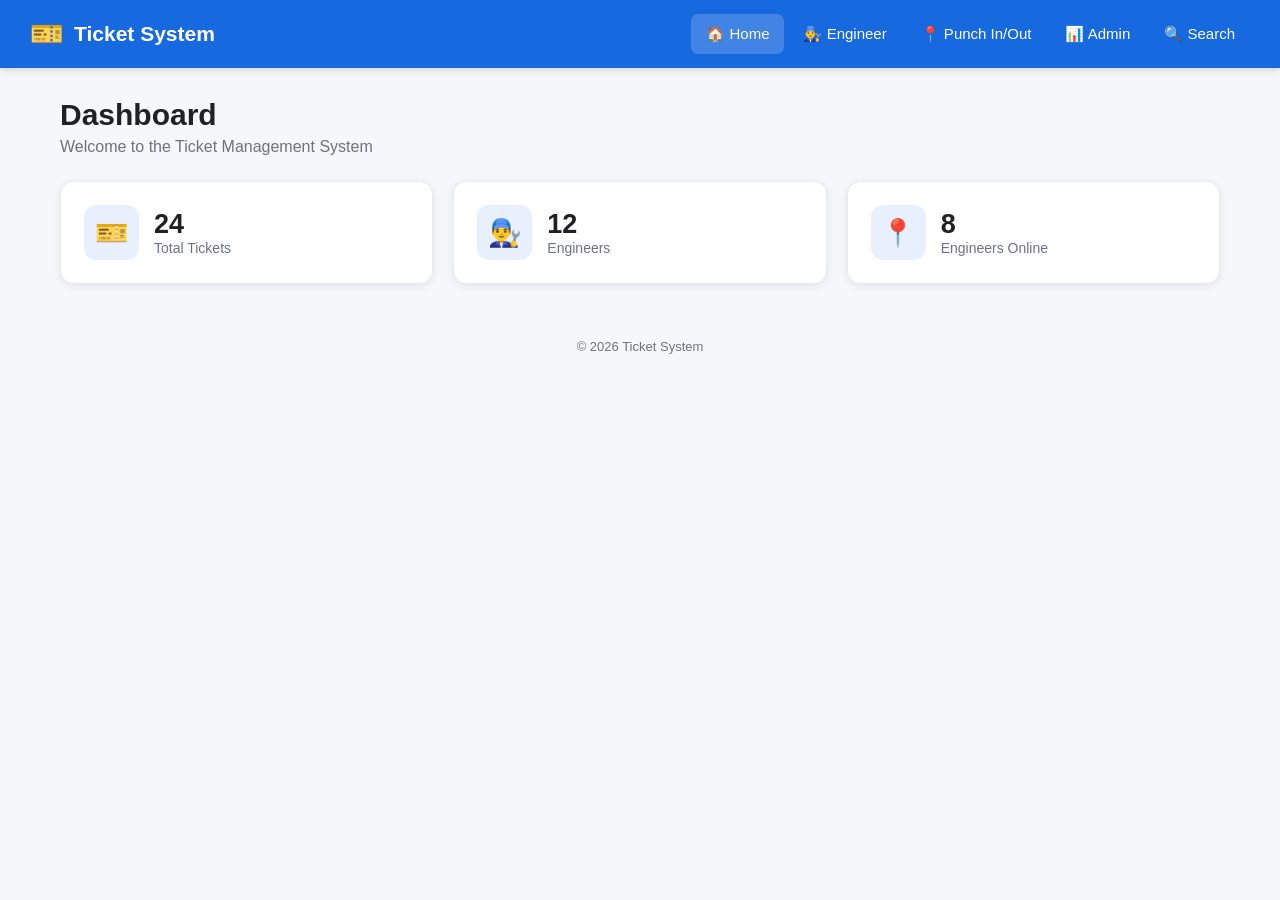
<file: index.html>
<!DOCTYPE html>
<html lang="en">

<head>

    <meta charset="UTF-8">

    <meta
        name="viewport"
        content="width=device-width, initial-scale=1.0">

    <title>Ticket System - Home</title>

    <link rel="stylesheet" href="style.css">

</head>

<body>

    <!-- Reusable Header -->
    <div id="header"></div>


    <main class="container">

        <h1 class="page-title">
            Dashboard
        </h1>

        <p class="page-subtitle">
            Welcome to the Ticket Management System
        </p>


        <div class="grid">

            <div class="card stat-card">

                <div class="stat-icon">
                    🎫
                </div>

                <div>
                    <div class="stat-number">
                        24
                    </div>

                    <div class="stat-label">
                        Total Tickets
                    </div>
                </div>

            </div>


            <div class="card stat-card">

                <div class="stat-icon">
                    👨‍🔧
                </div>

                <div>
                    <div class="stat-number">
                        12
                    </div>

                    <div class="stat-label">
                        Engineers
                    </div>
                </div>

            </div>


            <div class="card stat-card">

                <div class="stat-icon">
                    📍
                </div>

                <div>
                    <div class="stat-number">
                        8
                    </div>

                    <div class="stat-label">
                        Engineers Online
                    </div>
                </div>

            </div>

        </div>

    </main>


    <footer class="footer">
        © 2026 Ticket System
    </footer>


    <!-- Reusable Header Component -->
    <script src="header.js"></script>

</body>

</html>
</file>
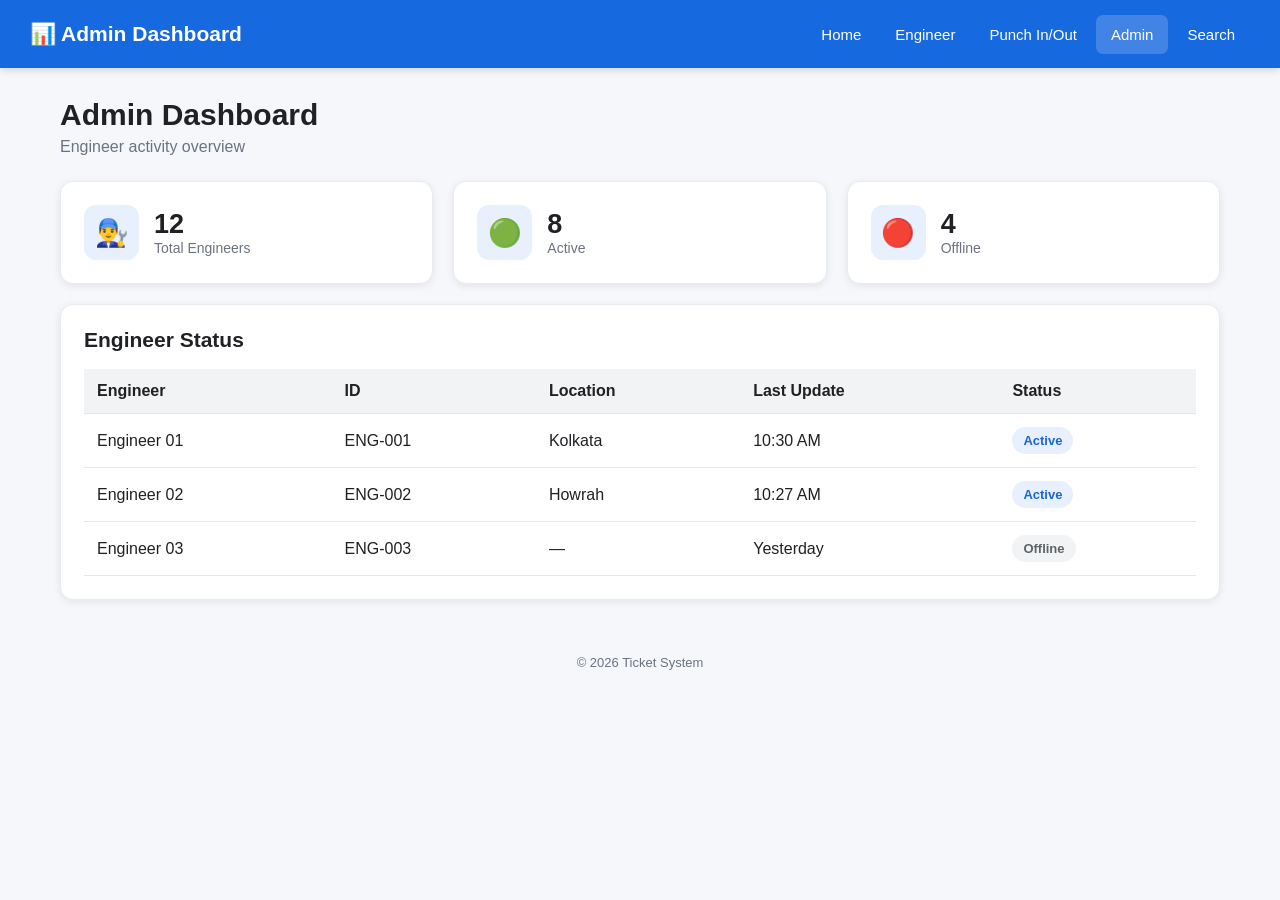
<file: admin.html>
<!DOCTYPE html>

<html lang="en">

<head>


<meta charset="UTF-8">

<meta name="viewport"
      content="width=device-width, initial-scale=1.0">

<title>Admin - Ticket System</title>

<link rel="stylesheet" href="style.css">


</head>

<body>

<header class="header">


<div class="logo">
    📊 Admin Dashboard
</div>

<nav class="desktop-nav">

    <a href="index.html">Home</a>
    <a href="engineer.html">Engineer</a>
    <a href="punch.html">Punch In/Out</a>

    <a class="active"
       href="admin.html">
        Admin
    </a>

    <a href="search.html">Search</a>

</nav>

<button class="mobile-menu-btn"
        onclick="toggleMobileMenu()">
    ☰
</button>


</header>

<nav id="mobileNav" class="mobile-nav">


<a href="index.html">🏠 Home</a>
<a href="engineer.html">👨‍🔧 Engineer</a>
<a href="punch.html">📍 Punch In/Out</a>
<a href="admin.html">📊 Admin</a>
<a href="search.html">🔍 Search</a>


</nav>

<main class="container">


<h1 class="page-title">
    Admin Dashboard
</h1>

<p class="page-subtitle">
    Engineer activity overview
</p>


<div class="grid">

    <div class="card stat-card">

        <div class="stat-icon">
            👨‍🔧
        </div>

        <div>
            <div class="stat-number">
                12
            </div>

            <div class="stat-label">
                Total Engineers
            </div>
        </div>

    </div>


    <div class="card stat-card">

        <div class="stat-icon">
            🟢
        </div>

        <div>
            <div class="stat-number">
                8
            </div>

            <div class="stat-label">
                Active
            </div>
        </div>

    </div>


    <div class="card stat-card">

        <div class="stat-icon">
            🔴
        </div>

        <div>
            <div class="stat-number">
                4
            </div>

            <div class="stat-label">
                Offline
            </div>
        </div>

    </div>

</div>


<div class="card"
     style="margin-top:20px;">

    <h2>
        Engineer Status
    </h2>

    <div class="table-wrapper">

        <table>

            <thead>

                <tr>
                    <th>Engineer</th>
                    <th>ID</th>
                    <th>Location</th>
                    <th>Last Update</th>
                    <th>Status</th>
                </tr>

            </thead>

            <tbody>

                <tr>

                    <td>Engineer 01</td>

                    <td>ENG-001</td>

                    <td>Kolkata</td>

                    <td>10:30 AM</td>

                    <td>
                        <span class="status status-active">
                            Active
                        </span>
                    </td>

                </tr>


                <tr>

                    <td>Engineer 02</td>

                    <td>ENG-002</td>

                    <td>Howrah</td>

                    <td>10:27 AM</td>

                    <td>
                        <span class="status status-active">
                            Active
                        </span>
                    </td>

                </tr>


                <tr>

                    <td>Engineer 03</td>

                    <td>ENG-003</td>

                    <td>—</td>

                    <td>Yesterday</td>

                    <td>
                        <span class="status status-closed">
                            Offline
                        </span>
                    </td>

                </tr>

            </tbody>

        </table>

    </div>

</div>


</main>

<footer class="footer">
    © 2026 Ticket System
</footer>

<script src="script.js"></script>

</body>
</html>
</file>
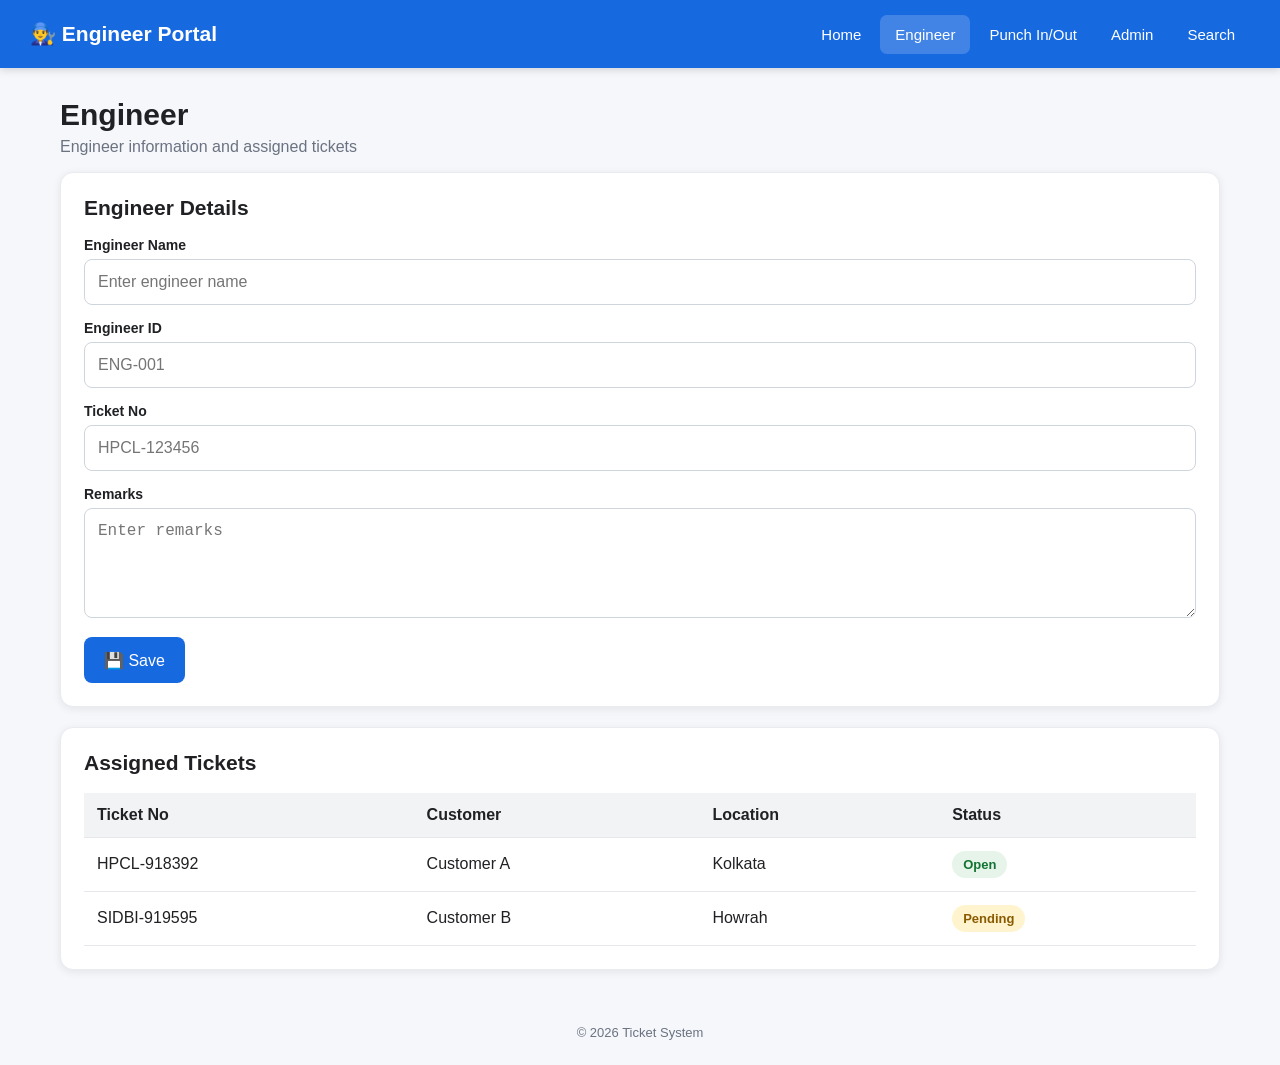
<file: engineer.html>
<!DOCTYPE html>

<html lang="en">

<head>


<meta charset="UTF-8">

<meta name="viewport"
      content="width=device-width, initial-scale=1.0">

<title>Engineer - Ticket System</title>

<link rel="stylesheet" href="style.css">


</head>

<body>

<header class="header">

<div class="logo">
    👨‍🔧 Engineer Portal
</div>

<nav class="desktop-nav">

    <a href="index.html">Home</a>

    <a class="active"
       href="engineer.html">
        Engineer
    </a>

    <a href="punch.html">
        Punch In/Out
    </a>

    <a href="admin.html">
        Admin
    </a>

    <a href="search.html">
        Search
    </a>

</nav>

<button class="mobile-menu-btn"
        onclick="toggleMobileMenu()">
    ☰
</button>


</header>

<nav id="mobileNav" class="mobile-nav">


<a href="index.html">🏠 Home</a>

<a href="engineer.html">👨‍🔧 Engineer</a>

<a href="punch.html">📍 Punch In/Out</a>

<a href="admin.html">📊 Admin</a>

<a href="search.html">🔍 Search</a>


</nav>

<main class="container">


<h1 class="page-title">
    Engineer
</h1>

<p class="page-subtitle">
    Engineer information and assigned tickets
</p>


<div class="card">

    <h2>Engineer Details</h2>

    <div class="form-group">

        <label>
            Engineer Name
        </label>

        <input
            type="text"
            placeholder="Enter engineer name">

    </div>


    <div class="form-group">

        <label>
            Engineer ID
        </label>

        <input
            type="text"
            placeholder="ENG-001">

    </div>


    <div class="form-group">

        <label>
            Ticket No
        </label>

        <input
            type="text"
            placeholder="HPCL-123456">

    </div>


    <div class="form-group">

        <label>
            Remarks
        </label>

        <textarea
            placeholder="Enter remarks"></textarea>

    </div>


    <button class="btn">
        💾 Save
    </button>

</div>


<div class="card"
     style="margin-top:20px;">

    <h2>
        Assigned Tickets
    </h2>

    <div class="table-wrapper">

        <table>

            <thead>

                <tr>
                    <th>Ticket No</th>
                    <th>Customer</th>
                    <th>Location</th>
                    <th>Status</th>
                </tr>

            </thead>

            <tbody>

                <tr>

                    <td>HPCL-918392</td>

                    <td>Customer A</td>

                    <td>Kolkata</td>

                    <td>
                        <span class="status status-open">
                            Open
                        </span>
                    </td>

                </tr>


                <tr>

                    <td>SIDBI-919595</td>

                    <td>Customer B</td>

                    <td>Howrah</td>

                    <td>
                        <span class="status status-pending">
                            Pending
                        </span>
                    </td>

                </tr>

            </tbody>

        </table>

    </div>

</div>


</main>

<footer class="footer">
    © 2026 Ticket System
</footer>

<script src="script.js"></script>

</body>
</html>
</file>
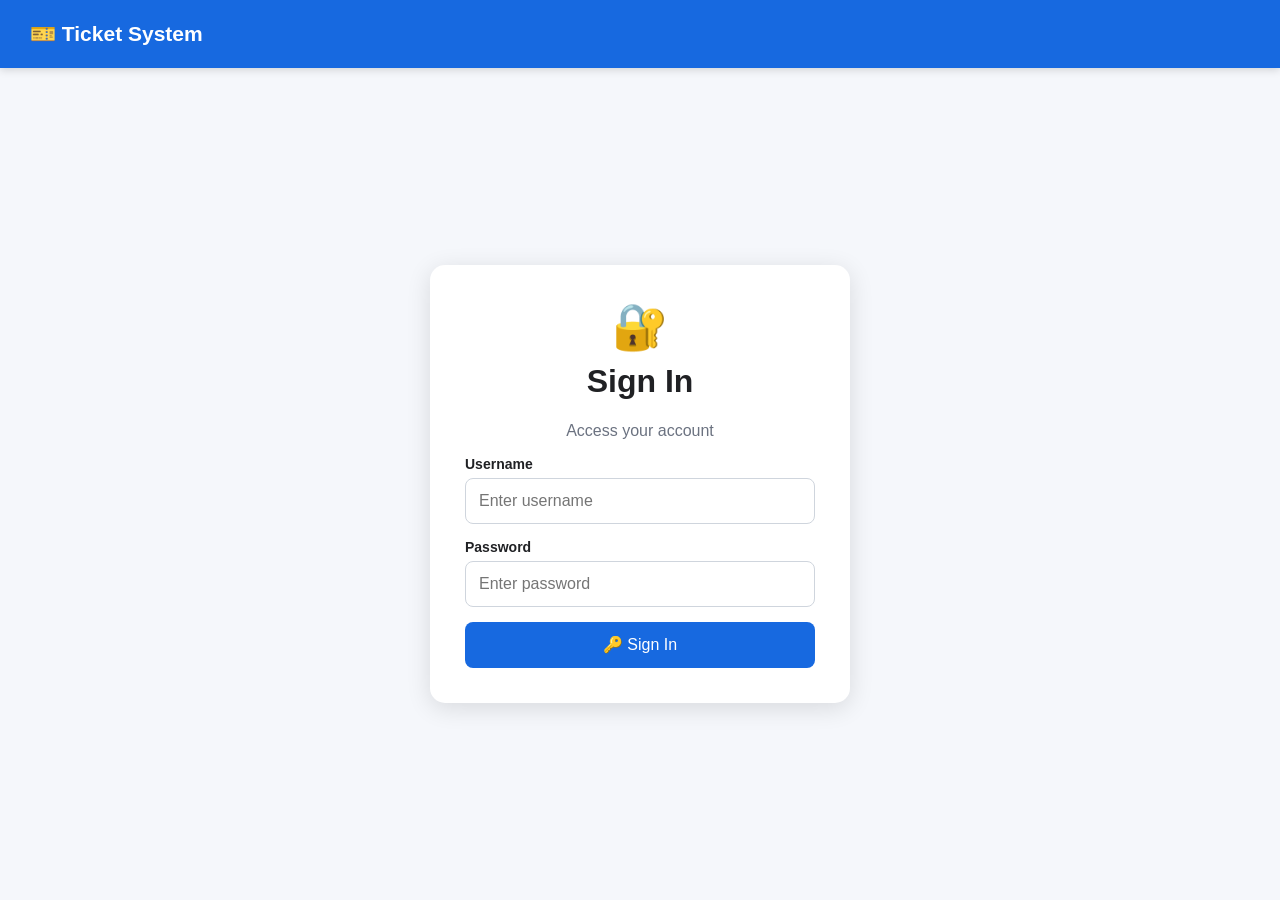
<file: login.html>
<!DOCTYPE html>

<html lang="en">

<head>


<meta charset="UTF-8">

<meta name="viewport"
      content="width=device-width, initial-scale=1.0">

<title>Login - Ticket System</title>

<link rel="stylesheet" href="style.css">


</head>

<body>

<header class="header">


<div class="logo">
    🎫 Ticket System
</div>


</header>

<main class="login-page">


<div class="login-card">

    <div class="login-logo">
        🔐
    </div>

    <h1 class="login-title">
        Sign In
    </h1>

    <p class="page-subtitle"
       style="text-align:center;">
        Access your account
    </p>

    <div id="globalMessage"
         class="message">
    </div>


    <form onsubmit="return loginUser(event)">

        <div class="form-group">

            <label>
                Username
            </label>

            <input
                type="text"
                id="username"
                placeholder="Enter username"
                autocomplete="username">

        </div>


        <div class="form-group">

            <label>
                Password
            </label>

            <input
                type="password"
                id="password"
                placeholder="Enter password"
                autocomplete="current-password">

        </div>


        <button
            type="submit"
            class="btn btn-full">

            🔑 Sign In

        </button>

    </form>

</div>


</main>

<script src="script.js"></script>

</body>
</html>
</file>
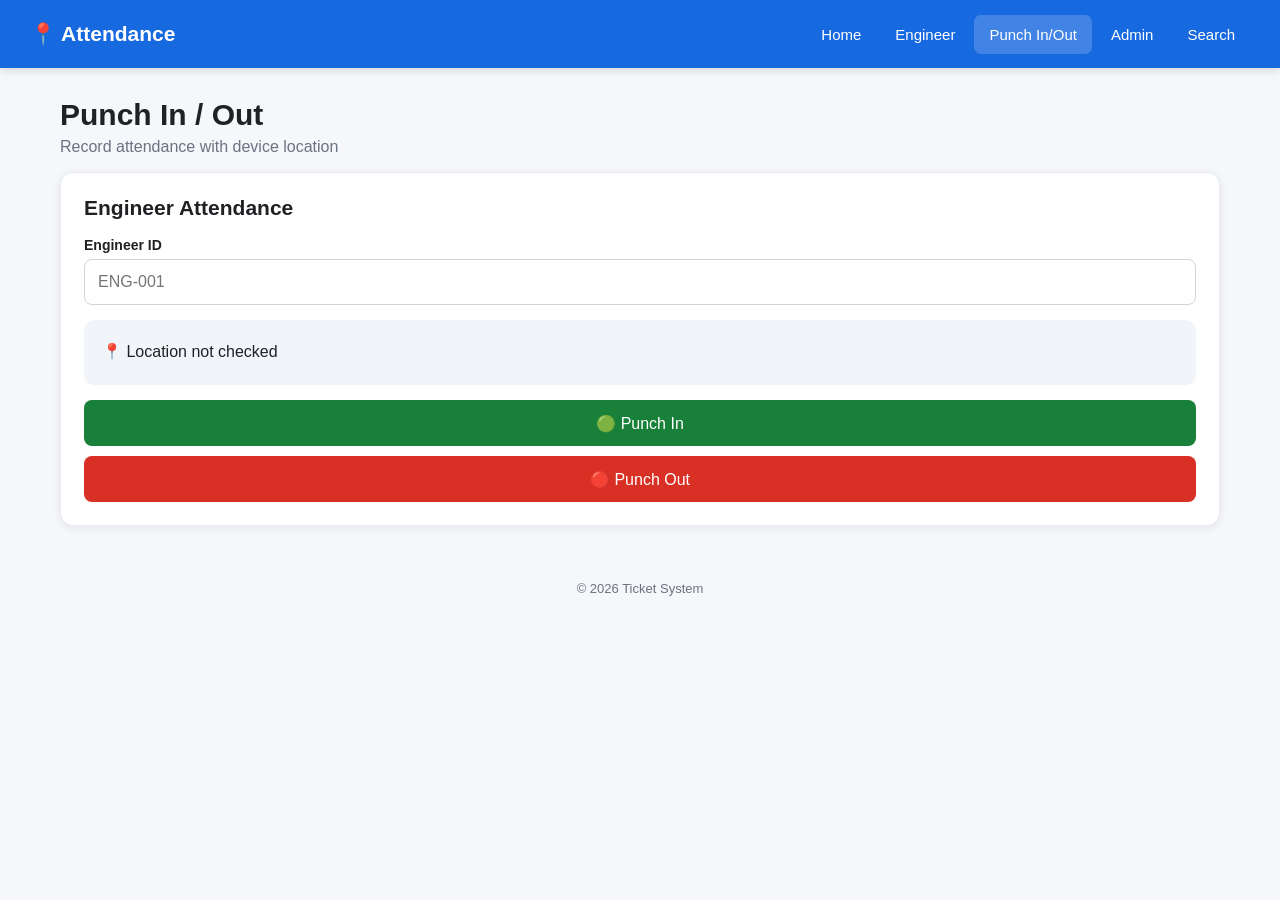
<file: punch.html>
<!DOCTYPE html>

<html lang="en">

<head>


<meta charset="UTF-8">

<meta name="viewport"
      content="width=device-width, initial-scale=1.0">

<title>Punch In/Out - Ticket System</title>

<link rel="stylesheet" href="style.css">


</head>

<body>

<header class="header">


<div class="logo">
    📍 Attendance
</div>

<nav class="desktop-nav">

    <a href="index.html">Home</a>

    <a href="engineer.html">Engineer</a>

    <a class="active"
       href="punch.html">
        Punch In/Out
    </a>

    <a href="admin.html">Admin</a>

    <a href="search.html">Search</a>

</nav>

<button class="mobile-menu-btn"
        onclick="toggleMobileMenu()">
    ☰
</button>


</header>

<nav id="mobileNav" class="mobile-nav">


<a href="index.html">🏠 Home</a>
<a href="engineer.html">👨‍🔧 Engineer</a>
<a href="punch.html">📍 Punch In/Out</a>
<a href="admin.html">📊 Admin</a>
<a href="search.html">🔍 Search</a>


</nav>

<main class="container">


<h1 class="page-title">
    Punch In / Out
</h1>

<p class="page-subtitle">
    Record attendance with device location
</p>


<div class="card">

    <h2>
        Engineer Attendance
    </h2>


    <div class="form-group">

        <label>
            Engineer ID
        </label>

        <input
            type="text"
            placeholder="ENG-001">

    </div>


    <div
        id="locationStatus"
        class="location-box">

        📍 Location not checked

    </div>


    <button
        class="btn btn-green btn-full"
        onclick="getLocation('Punch In')">

        🟢 Punch In

    </button>


    <button
        class="btn btn-red btn-full"
        style="margin-top:10px;"
        onclick="getLocation('Punch Out')">

        🔴 Punch Out

    </button>

</div>


</main>

<footer class="footer">
    © 2026 Ticket System
</footer>

<script src="script.js"></script>

</body>
</html>
</file>
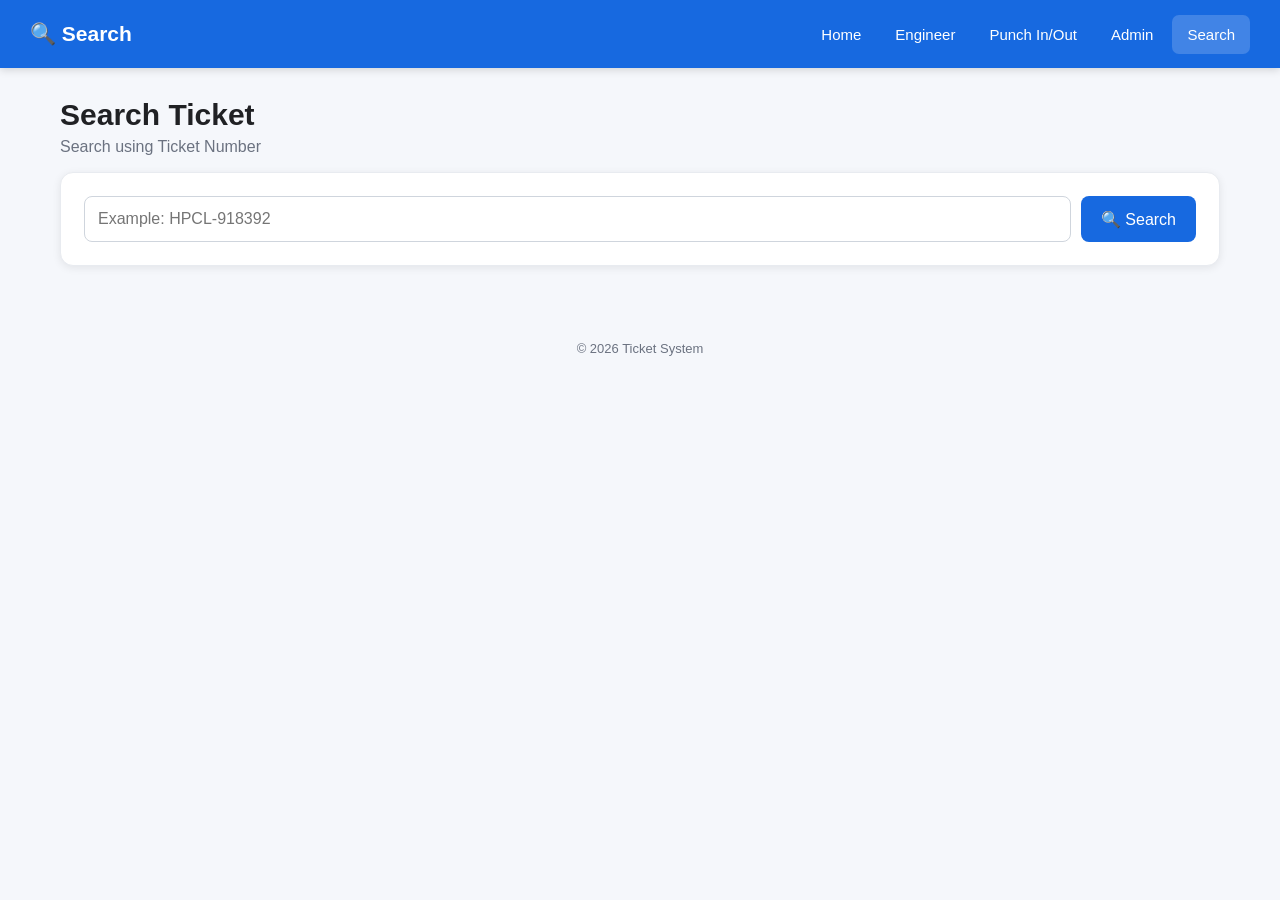
<file: search.html>
<!DOCTYPE html>

<html lang="en">

<head>


<meta charset="UTF-8">

<meta name="viewport"
      content="width=device-width, initial-scale=1.0">

<title>Search - Ticket System</title>

<link rel="stylesheet" href="style.css">


</head>

<body>

<header class="header">


<div class="logo">
    🔍 Search
</div>

<nav class="desktop-nav">

    <a href="index.html">Home</a>
    <a href="engineer.html">Engineer</a>
    <a href="punch.html">Punch In/Out</a>
    <a href="admin.html">Admin</a>

    <a class="active"
       href="search.html">
        Search
    </a>

</nav>

<button class="mobile-menu-btn"
        onclick="toggleMobileMenu()">
    ☰
</button>


</header>

<nav id="mobileNav" class="mobile-nav">


<a href="index.html">🏠 Home</a>
<a href="engineer.html">👨‍🔧 Engineer</a>
<a href="punch.html">📍 Punch In/Out</a>
<a href="admin.html">📊 Admin</a>
<a href="search.html">🔍 Search</a>


</nav>

<main class="container">


<h1 class="page-title">
    Search Ticket
</h1>

<p class="page-subtitle">
    Search using Ticket Number
</p>


<div class="card">

    <div class="search-row">

        <input
            type="text"
            id="ticketSearch"
            placeholder="Example: HPCL-918392">

        <button
            class="btn"
            onclick="searchTicket()">

            🔍 Search

        </button>

    </div>

</div>


<div id="searchResult"
     style="margin-top:20px;">
</div>


</main>

<footer class="footer">
    © 2026 Ticket System
</footer>

<script src="script.js"></script>

</body>
</html>
</file>
<file: style.css>
* {
  box-sizing: border-box;
  }

html {
scroll-behavior: smooth;
}

body {
margin: 0;
font-family: Arial, Helvetica, sans-serif;
background: #f5f7fb;
color: #202124;
}

/* ==============================
HEADER
============================== */

.header {
position: sticky;
top: 0;
z-index: 1000;


height: 68px;

display: flex;
align-items: center;

padding: 0 30px;

background: #1769e0;
color: white;

box-shadow: 0 2px 8px rgba(0,0,0,.15);


}

.logo {
display: flex;
align-items: center;
gap: 10px;


font-size: 21px;
font-weight: bold;

white-space: nowrap;


}

.logo-icon {
font-size: 27px;
}

/* ==============================
DESKTOP NAVIGATION
============================== */

.desktop-nav {
margin-left: auto;


display: flex;
align-items: center;

gap: 4px;


}

.desktop-nav a {
color: white;
text-decoration: none;


padding: 11px 15px;

border-radius: 7px;

font-size: 15px;


}

.desktop-nav a:hover,
.desktop-nav a.active {
background: rgba(255,255,255,.18);
}

/* ==============================
MOBILE BUTTON
============================== */

.mobile-menu-btn {
display: none;


margin-left: auto;

border: none;
background: transparent;

color: white;

font-size: 29px;

cursor: pointer;


}

/* ==============================
MOBILE NAVIGATION
============================== */

.mobile-nav {
display: none;


position: fixed;

top: 68px;
left: 0;
right: 0;

background: white;

box-shadow: 0 5px 15px rgba(0,0,0,.18);

z-index: 999;


}

.mobile-nav.show {
display: block;
}

.mobile-nav a {
display: block;


padding: 17px 20px;

border-bottom: 1px solid #e5e7eb;

color: #202124;

text-decoration: none;

font-size: 17px;


}

.mobile-nav a:hover {
background: #f3f6fb;
}

/* ==============================
MAIN
============================== */

.container {
width: 100%;
max-width: 1200px;


margin: auto;

padding: 30px 20px;


}

.page-title {
margin: 0 0 6px;


font-size: 30px;


}

.page-subtitle {
margin-top: 0;
color: #6b7280;
}

/* ==============================
GRID
============================== */

.grid {
display: grid;


grid-template-columns:
    repeat(3, 1fr);

gap: 20px;

margin-top: 25px;


}

/* ==============================
CARD
============================== */

.card {
background: white;


border-radius: 13px;

padding: 23px;

box-shadow:
    0 2px 8px rgba(0,0,0,.08);

border: 1px solid #e8ebf0;


}

.card h2 {
margin-top: 0;


font-size: 21px;


}

.card h3 {
margin-top: 0;
}

/* ==============================
STAT CARD
============================== */

.stat-card {
display: flex;


align-items: center;

gap: 15px;


}

.stat-icon {
width: 55px;
height: 55px;


display: flex;
align-items: center;
justify-content: center;

border-radius: 12px;

background: #e8f0fe;

font-size: 27px;


}

.stat-number {
font-size: 27px;
font-weight: bold;
}

.stat-label {
color: #6b7280;
font-size: 14px;
}

/* ==============================
FORM
============================== */

.form-group {
margin-bottom: 15px;
}

label {
display: block;


margin-bottom: 6px;

font-size: 14px;

font-weight: bold;


}

input,
select,
textarea {
width: 100%;


border: 1px solid #cfd5dd;

border-radius: 8px;

padding: 13px;

font-size: 16px;

background: white;

outline: none;


}

input:focus,
select:focus,
textarea:focus {
border-color: #1769e0;


box-shadow:
    0 0 0 3px rgba(23,105,224,.12);


}

textarea {
min-height: 110px;


resize: vertical;


}

/* ==============================
BUTTONS
============================== */

.btn {
display: inline-flex;


align-items: center;
justify-content: center;

gap: 7px;

border: none;

border-radius: 8px;

padding: 13px 20px;

min-height: 46px;

background: #1769e0;

color: white;

text-decoration: none;

font-size: 16px;

cursor: pointer;


}

.btn:hover {
opacity: .9;
}

.btn-green {
background: #188038;
}

.btn-red {
background: #d93025;
}

.btn-orange {
background: #f29900;
}

.btn-gray {
background: #6b7280;
}

.btn-full {
width: 100%;
}

/* ==============================
STATUS
============================== */

.status {
display: inline-block;


padding: 6px 11px;

border-radius: 20px;

font-size: 13px;

font-weight: bold;


}

.status-open {
background: #e6f4ea;
color: #137333;
}

.status-pending {
background: #fff4ce;
color: #8a5a00;
}

.status-closed {
background: #f1f3f4;
color: #5f6368;
}

.status-active {
background: #e8f0fe;
color: #1967d2;
}

/* ==============================
TABLE
============================== */

.table-wrapper {
width: 100%;


overflow-x: auto;

margin-top: 15px;


}

table {
width: 100%;


border-collapse: collapse;

min-width: 700px;


}

th {
background: #f1f3f4;


font-weight: bold;


}

th,
td {
padding: 13px;


border-bottom: 1px solid #e5e7eb;

text-align: left;

white-space: nowrap;


}

tr:hover td {
background: #fafafa;
}

/* ==============================
LOGIN
============================== */

.login-page {
min-height: calc(100vh - 68px);


display: flex;

align-items: center;
justify-content: center;

padding: 25px;


}

.login-card {
width: 100%;


max-width: 420px;

background: white;

padding: 35px;

border-radius: 15px;

box-shadow:
    0 5px 25px rgba(0,0,0,.12);


}

.login-logo {
text-align: center;


font-size: 45px;

margin-bottom: 10px;


}

.login-title {
text-align: center;


margin-top: 0;


}

/* ==============================
LOCATION BOX
============================== */

.location-box {
padding: 18px;


border-radius: 10px;

background: #f1f5f9;

margin: 15px 0;

line-height: 1.8;


}

.location-value {
font-weight: bold;
}

/* ==============================
SEARCH
============================== */

.search-row {
display: flex;


gap: 10px;


}

.search-row input {
flex: 1;
}

/* ==============================
FOOTER
============================== */

.footer {
text-align: center;


padding: 25px;

color: #6b7280;

font-size: 13px;


}

/* ==============================
MESSAGE
============================== */

.message {
display: none;


padding: 13px 15px;

margin-bottom: 15px;

border-radius: 8px;

font-size: 14px;


}

.message.show {
display: block;
}

.message.success {
background: #e6f4ea;
color: #137333;
}

.message.error {
background: #fce8e6;
color: #c5221f;
}

/* ==============================
RESPONSIVE TABLET
============================== */

@media (max-width: 1000px) {


.grid {
    grid-template-columns:
        repeat(2, 1fr);
}


}

/* ==============================
MOBILE
============================== */

@media (max-width: 700px) {


.header {
    height: 60px;

    padding: 0 15px;
}

.logo {
    font-size: 18px;
}

.logo-icon {
    font-size: 24px;
}

.desktop-nav {
    display: none;
}

.mobile-menu-btn {
    display: block;
}

.mobile-nav {
    top: 60px;
}

.container {
    padding: 20px 10px;
}

.page-title {
    font-size: 25px;
}

.grid {
    grid-template-columns: 1fr;

    gap: 13px;
}

.card {
    padding: 18px;

    border-radius: 11px;
}

.card h2 {
    font-size: 20px;
}

input,
select,
textarea {
    min-height: 48px;

    font-size: 17px;
}

.btn {
    min-height: 50px;

    font-size: 17px;
}

.search-row {
    flex-direction: column;
}

.search-row .btn {
    width: 100%;
}

.login-page {
    padding: 15px;

    align-items: flex-start;

    padding-top: 30px;
}

.login-card {
    padding: 25px 18px;
}

.stat-card {
    padding: 18px;
}

.table-wrapper {
    margin-left: 0;
    margin-right: 0;
}

}
</file>
